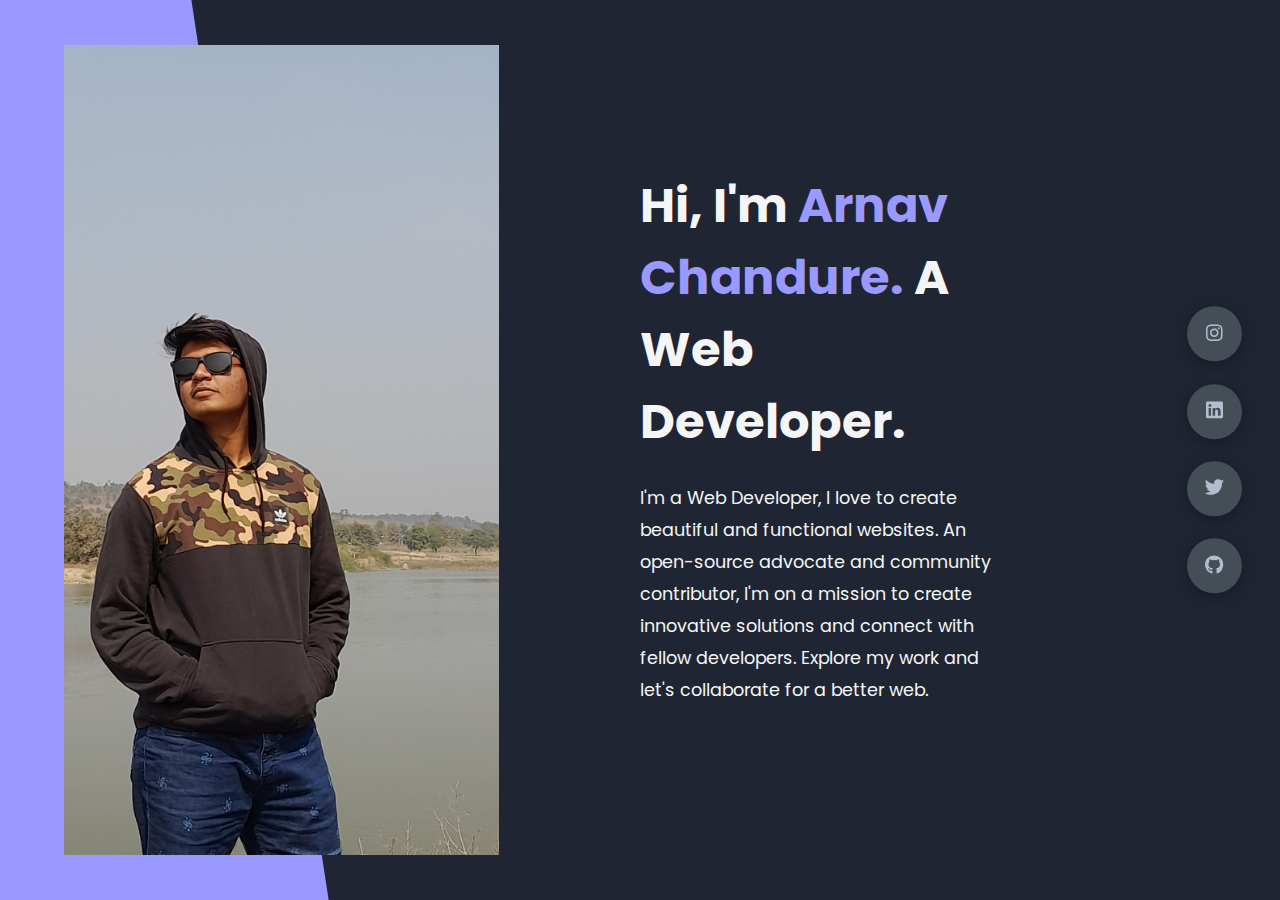
<file: index.html>
<!DOCTYPE html>
<html lang="en">
  <head>
    <meta charset="UTF-8" />
    <meta http-equiv="X-UA-Compatible" content="IE=edge" />
    <meta name="viewport" content="width=device-width, initial-scale=1.0" />
    <title>Arnav Chandure</title>
    <link rel="icon" href="Images/icon.png" type="image/x-icon" />
    <link rel="stylesheet" href="Styles/style.css" />
    <link rel="preconnect" href="https://fonts.googleapis.com" />
    <link rel="preconnect" href="https://fonts.gstatic.com" crossorigin />
    <link
      rel="stylesheet"
      href="https://cdnjs.cloudflare.com/ajax/libs/font-awesome/5.15.4/css/all.min.css"
      integrity="sha512-1ycn6IcaQQ40/MKBW2W4Rhis/DbILU74C1vSrLJxCq57o941Ym01SwNsOMqvEBFlcgUa6xLiPY/NS5R+E6ztJQ=="
      crossorigin="anonymous"
      referrerpolicy="no-referrer"
    />
    <link
      href="https://fonts.googleapis.com/css2?family=Poppins:wght@400;500;600;700;800&display=swap"
      rel="stylesheet"
    />
  </head>
  <body class="main-content">
    <header class="container header active" id="home">
      <div class="header-content">
        <div class="left-header">
          <div class="h-shape"></div>
          <div class="image">
            <img src="Images/hero.png" alt="" />
          </div>
        </div>
        <div class="right-header">
          <h1 class="name">
            Hi, I'm <span>Arnav Chandure.</span>
            A Web Developer.
          </h1>
          <p>
            I'm a Web Developer, I love to create beautiful and functional
            websites. An open-source advocate and community contributor, I'm on
            a mission to create innovative solutions and connect with fellow
            developers. Explore my work and let's collaborate for a better web.
          </p>
        </div>
      </div>
    </header>
    <div class="controls">
      <div class="control" data-id="about">
        <a href="https://www.instagram.com/4rnavc/" target="_blank"
          ><i class="fab fa-instagram"></i
        ></a>
      </div>
      <div class="control" data-id="portfolio">
        <a href="https://www.linkedin.com/in/arnav-chandure/" target="_blank"
          ><i class="fab fa-linkedin"></i
        ></a>
      </div>
      <div class="control" data-id="blogs">
        <a href="https://twitter.com/Arnav_kun" target="_blank"
          ><i class="fab fa-twitter"></i
        ></a>
      </div>
      <div class="control" data-id="contact">
        <a href="https://github.com/ArnavChandure/" target="_blank"
          ><i class="fab fa-github"></i
        ></a>
      </div>
    </div>
  </body>
</html>
</file>
<file: Styles/style.css>
* {
  margin: 0;
  padding: 0;
  box-sizing: border-box;
  list-style: none;
}

body {
  background-color: #1f2533;
  font-family: "Poppins", sans-serif;
  font-size: 1.1rem;
  color: #cdf;
}

a {
  display: inline-block;
  text-decoration: none;
  color: inherit;
  font-family: inherit;
}

header {
  min-height: 100vh;
  color: whitesmoke;
  overflow: hidden;
  padding: 0 !important;
}

.header-content .right-header .name span {
  color: #99f;
}

.header-content .right-header .name {
  font-size: 3rem;
}

.header-content .right-header p {
  margin: 1.5rem 0;
  line-height: 2rem;
}

/*Header-content*/
.header-content {
  display: grid;
  grid-template-columns: repeat(2, 1fr);
  min-height: 100vh;
}

.header-content .left-header {
  display: flex;
  align-items: center;
  position: relative;
}

.header-content .left-header .h-shape {
  transition: all 0.4s ease-in-out;
  width: 65%;
  height: 100%;
  background-color: #99f;
  position: absolute;
  left: 0;
  top: 0;
  z-index: -1;
  -webkit-clip-path: polygon(0 0, 46% 0, 79% 100%, 0% 100%);
          clip-path: polygon(0 0, 46% 0, 79% 100%, 0% 100%);
}

.header-content .left-header .image {
  border-radius: var(14px);
  height: 90%;
  width: 68%;
  margin-left: 4rem;
  background-color: black;
  transition: all 0.4s ease-in-out;
}

.header-content .left-header .image img {
  width: 100%;
  height: 100%;
  -o-object-fit: cover;
     object-fit: cover;
  transition: all 0.4s ease-in-out;
}

.header-content .right-header {
  display: flex;
  flex-direction: column;
  justify-content: center;
  padding-right: 18rem;
}

.header-content .right-header .name {
  font-size: 3rem;
}

.header-content .right-header .name span {
  color: #99f;
}

.header-content .right-header p {
  margin: 1.5rem 0;
  line-height: 2rem;
}

.controls {
  position: fixed;
  z-index: 10;
  top: 50%;
  right: 3%;
  display: flex;
  flex-direction: column;
  align-items: center;
  justify-content: center;
  transform: translateY(-50%);
}

.controls .control {
  padding: 1rem;
  cursor: pointer;
  background-color: #454e56;
  width: 55px;
  height: 55px;
  border-radius: 50%;
  display: flex;
  justify-content: center;
  align-items: center;
  margin: 0.7rem 0;
  box-shadow: 0 3px 15px rgba(0, 0, 0, 0.3);
}

.controls .control i {
  font-size: 1.2rem;
  color: #b2becd;
  pointer-events: none;
}

.controls .active-btn {
  background-color: #99f;
  transition: all 0.4s ease-in-out;
}

.controls .active-btn i {
  color: whitesmoke;
}

.theme-btn {
  top: 5%;
  right: 3%;
  width: 70px;
  height: 70px;
  border-radius: 50%;
  background-color: var(--color-grey-4);
  cursor: pointer;
  position: fixed;
  display: flex;
  justify-content: center;
  align-items: center;
  box-shadow: 0 3px 15px rgba(0, 0, 0, 0.3);
  transition: all 0.1s ease-in-out;
}

.theme-btn:active {
  transform: translateY(-3px);
}

.theme-btn i {
  font-size: 1.4rem;
  color: var(--color-grey-2);
  pointer-events: none;
}/*# sourceMappingURL=style.css.map */
</file>
